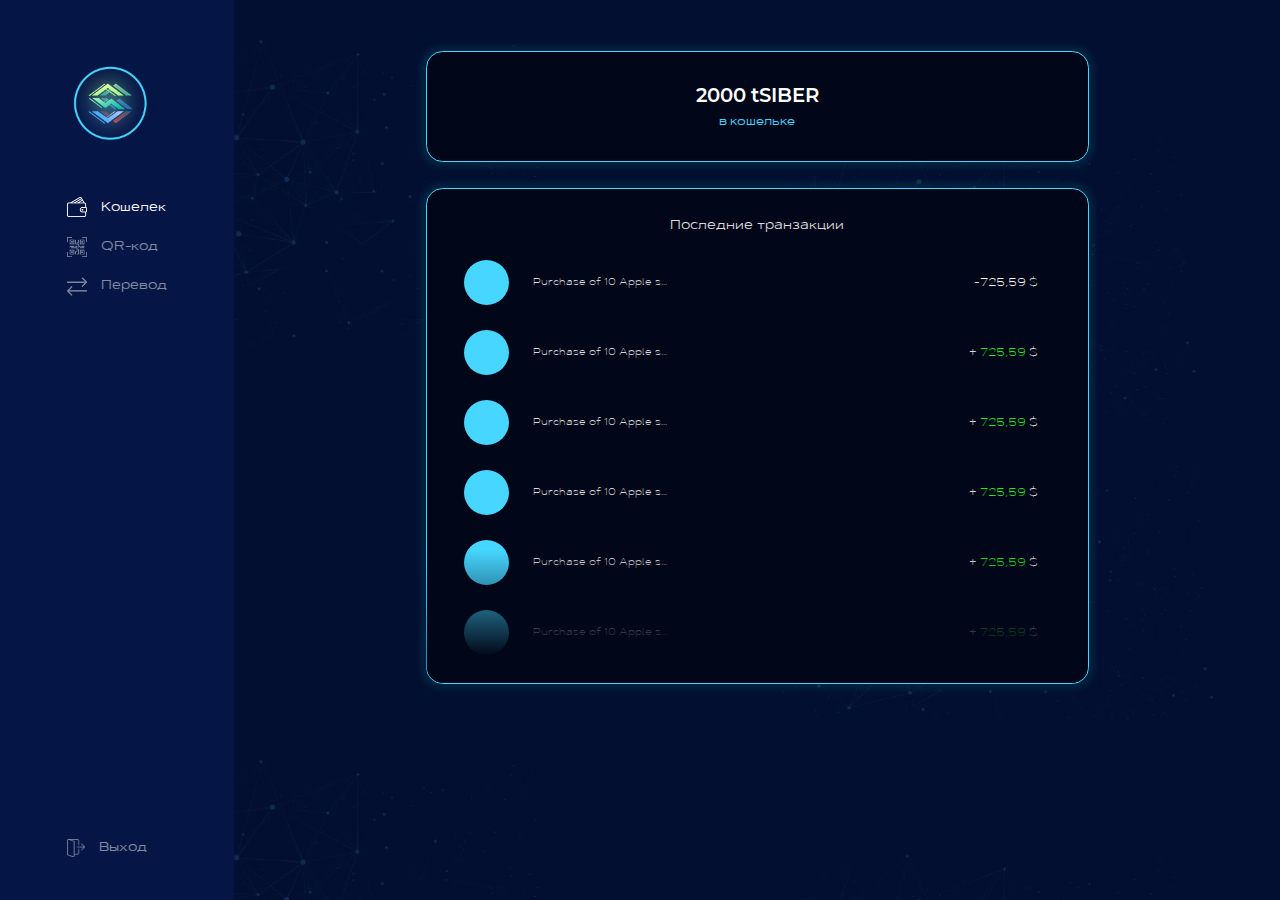
<file: index.html>
<!DOCTYPE html>
<html lang="ru">
<head>
	<title>Создание цифровых деривативов рынка сырьевых товаров</title>
	<meta charset="UTF-8">
	<meta name="format-detection" content="telephone=no">

	<link rel="stylesheet" href="css/style.min.css?v=4">
	<link rel="shortcut icon" href="favicon.ico">
	<!-- <meta name="robots" content="noindex, nofollow"> -->
	<!-- <meta name="viewport" content="width=device-width, initial-scale=1.0, maximum-scale=1.0, user-scalable=0"> -->
	<meta name="viewport" content="width=device-width, initial-scale=1.0">

</head>

<body>
	<div class="wrapper">
		<header class="header">
			<a class="header__logo">
				<img src="img/logo.png" alt="">
			</a>

			<div class="header__list list-header">
				<a href="index.html" class="list-header__item list-header__item-1" style="opacity:1">
					<img src="img/icon/wallet.png" alt="">
					<div class="list-header__text">
						Кошелек
					</div>
				</a>
				<a href="qr.html" class="list-header__item list-header__item-2">
					<img src="img/icon/qr.png" alt="">
					<div class="list-header__text">
						QR-код
					</div>
				</a>
				<a href="transform.html" class="list-header__item list-header__item-3">
					<img src="img/icon/transport.png" alt="">
					<div class="list-header__text">
						Перевод
					</div>
				</a>
			</div>
			<a href="welcome.html" class="header__escape ">
				<img src="img/icon/log-out.png" alt="">
				<div class="header__escape-text">
					Выход
				</div>
			</a>
		</header>
		<main class="page">

			<div class="total">
	<div class="total__title">
		2000 tSIBER
	</div>
	<div class="total__disk">
		в кошельке
	</div>
</div>
			<section class="wallet">
				<div class="wallet__content">
					<div class="wallet__title title">
						Последние транзакции
					</div>
					<div class="wallet__history history-wallet">
						<div class="history-wallet__item">
							<div class="history-wallet__img">

							</div>
							<div class="history-wallet__name">
								Purchase of 10 Apple s...
							</div>
							<div class="history-wallet__price history-wallet__price-down">
								-<span>725,59</span> $
							</div>
						</div>
						<div class="history-wallet__item">
							<div class="history-wallet__img">

							</div>
							<div class="history-wallet__name">
								Purchase of 10 Apple s...
							</div>
							<div class="history-wallet__price ">
								+ <span>725,59</span> $
							</div>
						</div>
						<div class="history-wallet__item">
							<div class="history-wallet__img">

							</div>
							<div class="history-wallet__name">
								Purchase of 10 Apple s...
							</div>
							<div class="history-wallet__price ">
								+ <span>725,59</span> $
							</div>
						</div>
						<div class="history-wallet__item">
							<div class="history-wallet__img">

							</div>
							<div class="history-wallet__name">
								Purchase of 10 Apple s...
							</div>
							<div class="history-wallet__price ">
								+ <span>725,59</span> $
							</div>
						</div>
						<div class="history-wallet__item">
							<div class="history-wallet__img">

							</div>
							<div class="history-wallet__name">
								Purchase of 10 Apple s...
							</div>
							<div class="history-wallet__price ">
								+ <span>725,59</span> $
							</div>
						</div>
						<div class="history-wallet__item">
							<div class="history-wallet__img">

							</div>
							<div class="history-wallet__name">
								Purchase of 10 Apple s...
							</div>
							<div class="history-wallet__price ">
								+ <span>725,59</span> $
							</div>
						</div>
						<div class="history-wallet__item">
							<div class="history-wallet__img">

							</div>
							<div class="history-wallet__name">
								Purchase of 10 Apple s...
							</div>
							<div class="history-wallet__price ">
								+ <span>725,59</span> $
							</div>
						</div>
						<div class="history-wallet__item">
							<div class="history-wallet__img">

							</div>
							<div class="history-wallet__name">
								Purchase of 10 Apple s...
							</div>
							<div class="history-wallet__price ">
								+ <span>725,59</span> $
							</div>
						</div>

					</div>
				</div>
			</section>
		</main>

	</div>
	<!-- ///////////////////////////////////////////////// -->

<div id="ex" class="popup">
	<div class="popup__body">
		<div class="popup__content">
			<a class="popup__close close-popup">X</a>

			<div class="popup__text">

			</div>
		</div>
	</div>
</div>




<!-- ///////////////////////////////////////////////// -->

	
</body>

</html>
</file>
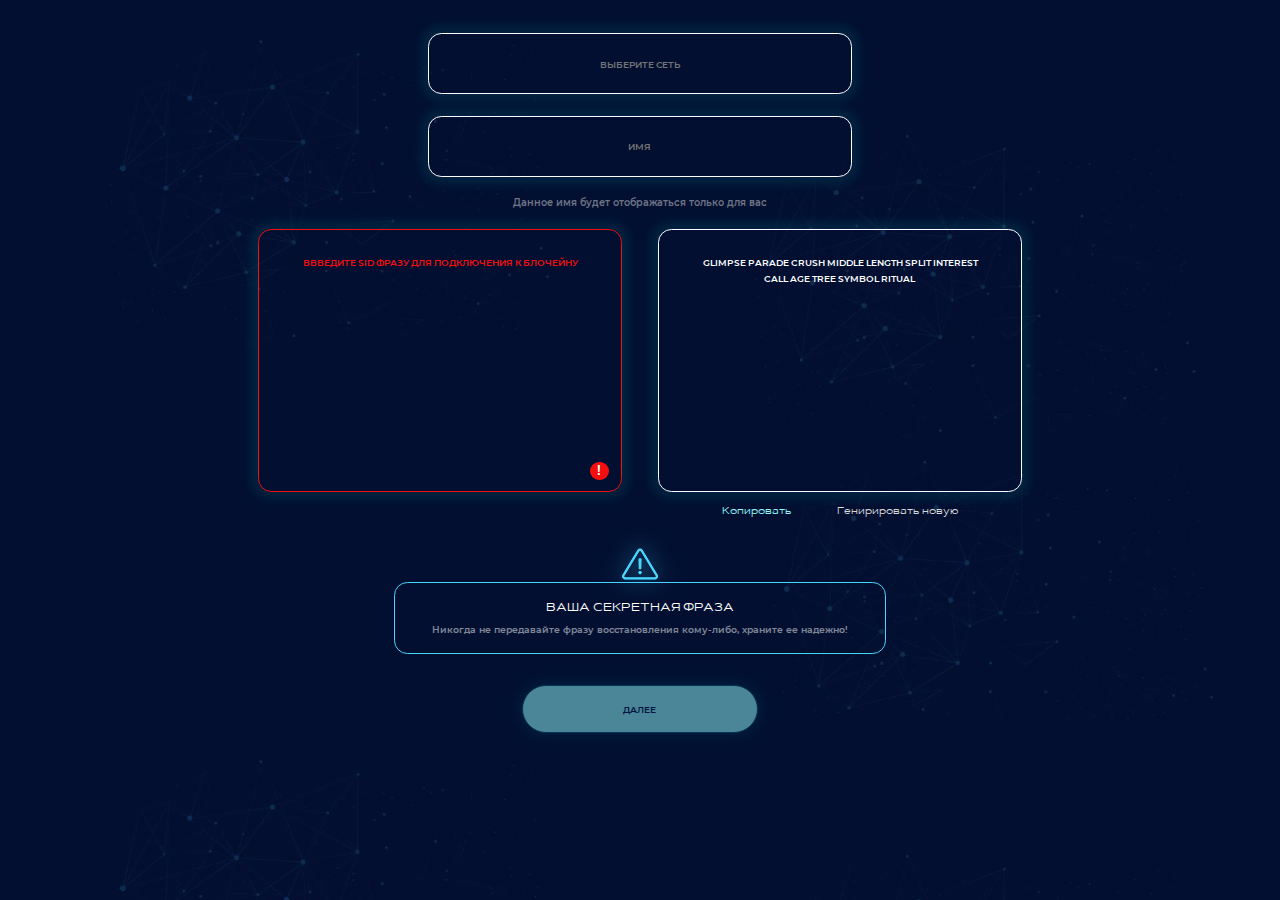
<file: create.html>
<!DOCTYPE html>
<html lang="ru">
<head>
	<title>Создание цифровых деривативов рынка сырьевых товаров</title>
	<meta charset="UTF-8">
	<meta name="format-detection" content="telephone=no">

	<link rel="stylesheet" href="css/style.min.css?v=4">
	<link rel="shortcut icon" href="favicon.ico">
	<!-- <meta name="robots" content="noindex, nofollow"> -->
	<!-- <meta name="viewport" content="width=device-width, initial-scale=1.0, maximum-scale=1.0, user-scalable=0"> -->
	<meta name="viewport" content="width=device-width, initial-scale=1.0">

</head>

<body>
	<div class="wrapper">
		<main class="page page-normal">
			<section class="create">
				<div class="create__content _container">
					<form class="create__form form-create">
						<div class="form-create__item">
							<input type="text" placeholder="выберите сеть">
						</div>
						<div class="form-create__item">
							<input type="text" placeholder="имя">
						</div>
						<div class="form-create__text">
							Данное имя будет отображаться только для вас
						</div>
						<div class="form-create__wrap">
							<div class="form-create__item error">
								<textarea type="text"> ВВВЕДИТЕ SID ФРАЗУ ДЛЯ ПОДКЛЮЧЕНИЯ К БЛОЧЕЙНУ</textarea>
							</div>
							<div class="form-create__item">
								<textarea
									type="text"> glimpse parade crush middle length split interest call age tree symbol ritual</textarea>
								<div class="form-create__item-dop">
									<div class="form-create__item-copy">
										Копировать
									</div>
									<div class="form-create__item-new">
										Генирировать новую
									</div>
								</div>
							</div>
						</div>
						<div class="form-create__secret">
							<img src="img/icon/danger.png" alt="">
							<div class="form-create__secret-title">
								Ваша секретная фраза
							</div>
							<div class="form-create__secret-text">
								Никогда не передавайте фразу восстановления кому-либо, храните ее надежно!
							</div>
						</div>
						<div class="form-create__btn">
							<a href="index.html" type="submit" class="btn btn-l">Далее</a>
						</div>
					</form>
				</div>
			</section>
		</main>


	</div>

	
</body>

</html>
</file>
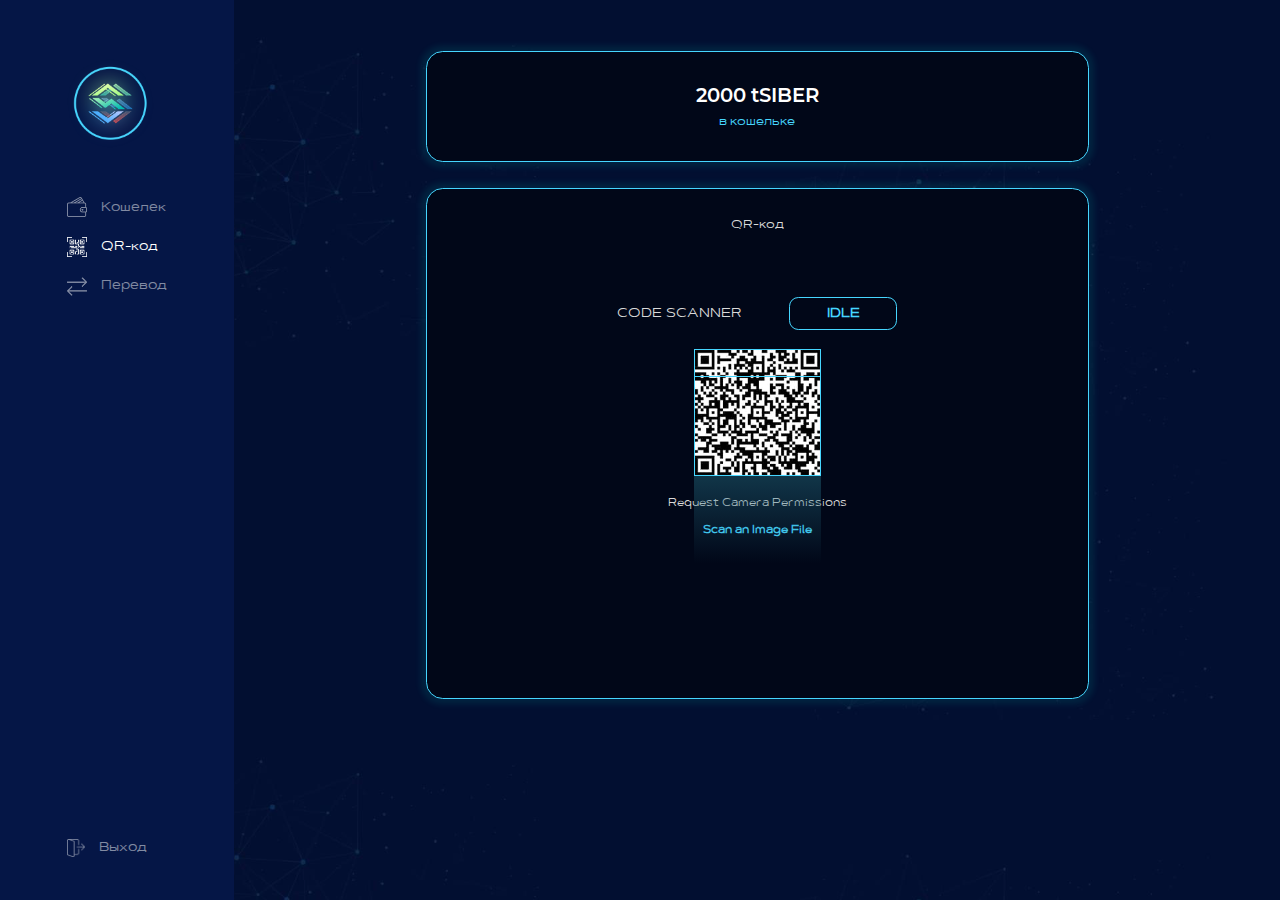
<file: qr.html>
<!DOCTYPE html>
<html lang="ru">
<head>
	<title>Создание цифровых деривативов рынка сырьевых товаров</title>
	<meta charset="UTF-8">
	<meta name="format-detection" content="telephone=no">

	<link rel="stylesheet" href="css/style.min.css?v=4">
	<link rel="shortcut icon" href="favicon.ico">
	<!-- <meta name="robots" content="noindex, nofollow"> -->
	<!-- <meta name="viewport" content="width=device-width, initial-scale=1.0, maximum-scale=1.0, user-scalable=0"> -->
	<meta name="viewport" content="width=device-width, initial-scale=1.0">

</head>

<body>
	<div class="wrapper">
		<header class="header">
			<a class="header__logo">
				<img src="img/logo.png" alt="">
			</a>

			<div class="header__list list-header">
				<a href="index.html" class="list-header__item list-header__item-1">
					<img src="img/icon/wallet.png" alt="">
					<div class="list-header__text">
						Кошелек
					</div>
				</a>
				<a href="qr.html" class="list-header__item list-header__item-2" style="opacity: 1;">
					<img src="img/icon/qr.png" alt="">
					<div class="list-header__text">
						QR-код
					</div>
				</a>
				<a href="transform.html" class="list-header__item list-header__item-3">
					<img src="img/icon/transport.png" alt="">
					<div class="list-header__text">
						Перевод
					</div>
				</a>
			</div>
			<a href="welcome.html" class="header__escape">
				<img src="img/icon/log-out.png" alt="">
				<div class="header__escape-text">
					Выход
				</div>
			</a>
		</header>
		<main class="page">

			<div class="total">
	<div class="total__title">
		2000 tSIBER
	</div>
	<div class="total__disk">
		в кошельке
	</div>
</div>
			<section class="qr">
				<div class="qr__content">
					<div class="qr__title">
						QR-код
					</div>

					<div class="qr__wrap">
						<div class="qr__wrap-item">
							Code Scanner
						</div>
						<div class="qr__wrap-item qr__wrap-item-l">
							idle
						</div>
					</div>
					<div class="qr__img">
						<img src="img/qr.jpg" alt="">
					</div>
					<div class="qr__text">
						Request Camera Permissions
					</div>
					<a href="#" class="qr__link">
						Scan an Image File
					</a>
				</div>
			</section>
		</main>


	</div>

	
</body>

</html>
</file>
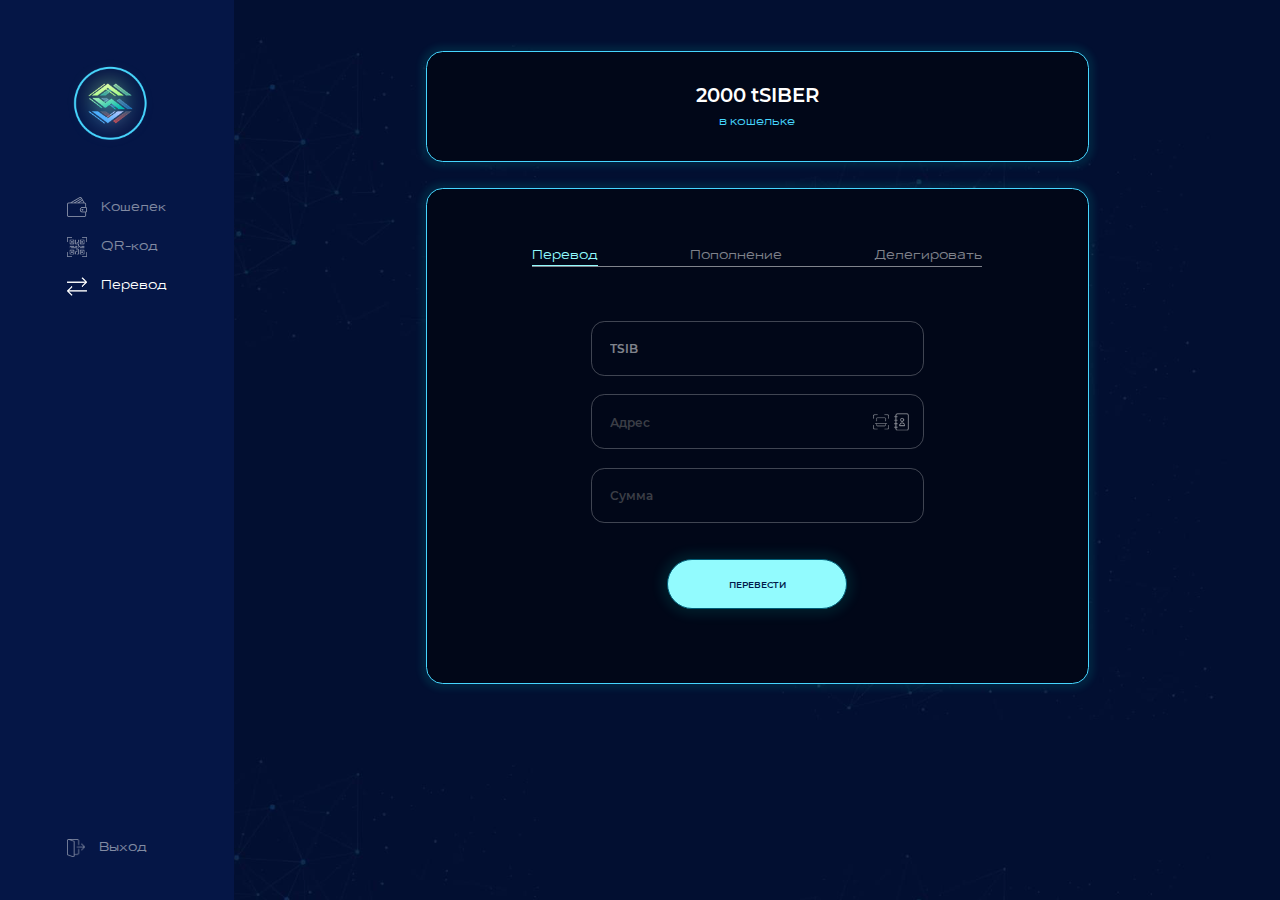
<file: transform.html>
<!DOCTYPE html>
<html lang="ru">
<head>
	<title>Создание цифровых деривативов рынка сырьевых товаров</title>
	<meta charset="UTF-8">
	<meta name="format-detection" content="telephone=no">

	<link rel="stylesheet" href="css/style.min.css?v=4">
	<link rel="shortcut icon" href="favicon.ico">
	<!-- <meta name="robots" content="noindex, nofollow"> -->
	<!-- <meta name="viewport" content="width=device-width, initial-scale=1.0, maximum-scale=1.0, user-scalable=0"> -->
	<meta name="viewport" content="width=device-width, initial-scale=1.0">

</head>

<body>
	<div class="wrapper">
		<header class="header">
			<a class="header__logo">
				<img src="img/logo.png" alt="">
			</a>
			<div class="header__list list-header">
				<a href="index.html" class="list-header__item">
					<img src="img/icon/wallet.png" alt="">
					<div class="list-header__text">
						Кошелек
					</div>
				</a>
				<a href="qr.html" class="list-header__item list-header__item-2">
					<img src="img/icon/qr.png" alt="">
					<div class="list-header__text">
						QR-код
					</div>
				</a>
				<a href="transform.html" class="list-header__item list-header__item-3" style="opacity: 1;">
					<img src="img/icon/transport.png" alt="">
					<div class="list-header__text">
						Перевод
					</div>
				</a>
			</div>
			<a href="welcome.html" class="header__escape">
				<img src="img/icon/log-out.png" alt="">
				<div class="header__escape-text">
					Выход
				</div>
			</a>
		</header>
		<main class="page">

			<div class="total">
	<div class="total__title">
		2000 tSIBER
	</div>
	<div class="total__disk">
		в кошельке
	</div>
</div>
			<section class="transform">
				<div class="transform__content">
					<div class="transform__nav nav-transform">
						<a href="transform.html" class="nav-transform__item active">
							Перевод
						</a>
						<a href="transform2.html" class="nav-transform__item">
							Пополнение
						</a>
						<a href="transform3.html" class="nav-transform__item">
							Делегировать
						</a>
					</div>
					<div class="transform__form form-transform">
						<div class="form-transform__item ">
							<input type="text" value="TSIB">

						</div>
						<div class="form-transform__item form-transform__item-addres">
							<input type="text" placeholder="Адрес">
							<img src="img/icon/adress.png" alt="">
							<img src="img/icon/adress2.png" alt="" class="last">
						</div>
						<div class="form-transform__item">
							<input type="text" placeholder="Сумма">
						</div>
						<div class="form-transform__btn">
							<button class="btn btn-l">перевести</button>
						</div>
					</div>
					<!-- <div class="refill">
						<form action="#" class="refill__form">
							<div class="qr__img">
								<img src="img/qr.jpg" alt="">
							</div>
							<div class="refill__text">
								Ваш tSIBER адрес
							</div>
							<div class="refill__input">
								<input type="text" value="24jdsvnsdb92492r1hkewhfkwf92124">
							</div>
							<a href="#" class="refill__link">
								Поделиться
							</a>
							<div class="form-transform__btn">
								<button class="btn btn-l">перевести</button>
							</div>

						</form>
					</div> -->
					<!-- <div class="delig">
						<form action="" class="delig__form">
							<div class="delig__form-wrap">
								<div class="delig__form-item">
									<input type="radio" name="choose" id="delig" class="delig__form-chek">
									<label for="delig">Делегировать</label>
								</div>
								<div class="delig__form-item">
									<input type="radio" name="choose" id="rasdelig" class="delig__form-chek">
									<label for="rasdelig">Разделегировать</label>
								</div>
							</div>
							<div class="delig__form-input">
								<input type="text" value="TSIB">
							</div>
							<div class="delig__form-input">
								<input type="text" placeholder="Сумма">
							</div>
							<div class="form-transform__btn">
								<button class="btn btn-l">Делегировать</button>
							</div>
						</form>
					</div> -->
				</div>
	</div>
	</section>
	</main>


	</div>

	
</body>

</html>
</file>
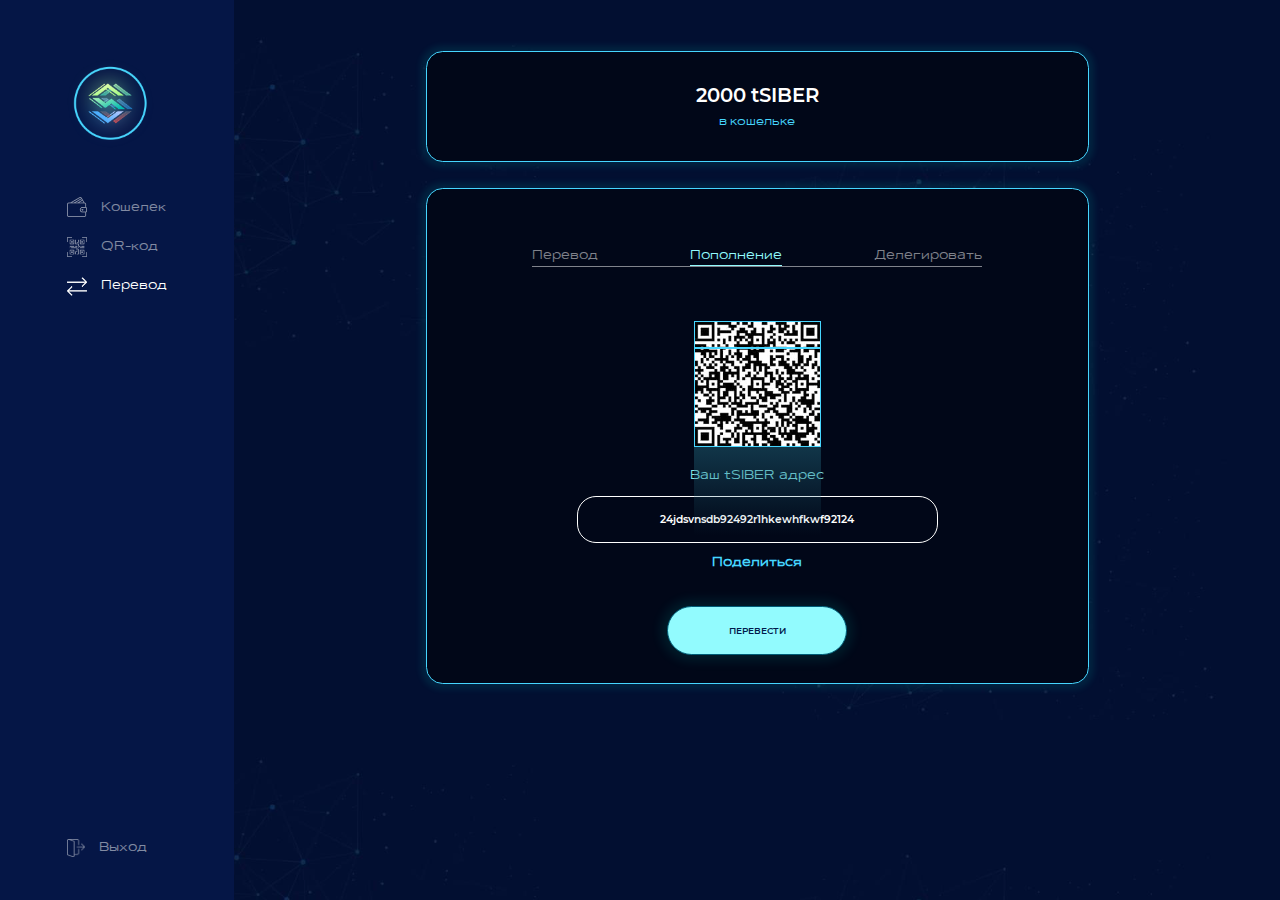
<file: transform2.html>
<!DOCTYPE html>
<html lang="ru">
<head>
	<title>Создание цифровых деривативов рынка сырьевых товаров</title>
	<meta charset="UTF-8">
	<meta name="format-detection" content="telephone=no">

	<link rel="stylesheet" href="css/style.min.css?v=4">
	<link rel="shortcut icon" href="favicon.ico">
	<!-- <meta name="robots" content="noindex, nofollow"> -->
	<!-- <meta name="viewport" content="width=device-width, initial-scale=1.0, maximum-scale=1.0, user-scalable=0"> -->
	<meta name="viewport" content="width=device-width, initial-scale=1.0">

</head>

<body>
	<div class="wrapper">
		<header class="header">
			<a class="header__logo">
				<img src="img/logo.png" alt="">
			</a>
			<div class="header__list list-header">
				<a href="index.html" class="list-header__item">
					<img src="img/icon/wallet.png" alt="">
					<div class="list-header__text">
						Кошелек
					</div>
				</a>
				<a href="qr.html" class="list-header__item list-header__item-2">
					<img src="img/icon/qr.png" alt="">
					<div class="list-header__text">
						QR-код
					</div>
				</a>
				<a href="transform.html" class="list-header__item list-header__item-3" style="opacity: 1;">
					<img src="img/icon/transport.png" alt="">
					<div class="list-header__text">
						Перевод
					</div>
				</a>
			</div>
			<a href="welcome.html" class="header__escape">
				<img src="img/icon/log-out.png" alt="">
				<div class="header__escape-text">
					Выход
				</div>
			</a>
		</header>
		<main class="page">

			<div class="total">
	<div class="total__title">
		2000 tSIBER
	</div>
	<div class="total__disk">
		в кошельке
	</div>
</div>
			<section class="transform">
				<div class="transform__content">
					<div class="transform__nav nav-transform">
						<a href="transform.html" class="nav-transform__item ">
							Перевод
						</a>
						<a href="transform2.html" data-toggle="nav" class="nav-transform__item active">
							Пополнение
						</a>
						<a href="transform3.html" data-toggle="nav" class="nav-transform__item">
							Делегировать
						</a>
					</div>
					<!-- <div class="transform__form form-transform">
						<div class="form-transform__item">
							<input type="text" placeholder="tsib">
						</div>
						<div class="form-transform__item form-transform__item-addres">
							<input type="text" placeholder="Адрес">
							<img src="img/icon/adress.png" alt="">
							<img src="img/icon/adress2.png" alt="" class="last">
						</div>
						<div class="form-transform__item">
							<input type="text" placeholder="Сумма">
						</div>
						<div class="form-transform__btn">
							<button class="btn btn-l">перевести</button>
						</div>
					</div> -->
					<div class="refill">
						<form action="#" class="refill__form">
							<div class="qr__img">
								<img src="img/qr.jpg" alt="">
							</div>
							<div class="refill__text">
								Ваш tSIBER адрес
							</div>
							<div class="refill__input">
								<input type="text" value="24jdsvnsdb92492r1hkewhfkwf92124">
							</div>
							<a href="#" class="refill__link">
								Поделиться
							</a>
							<div class="form-transform__btn">
								<button class="btn btn-l">перевести</button>
							</div>

						</form>
					</div>
					<!-- <div class="delig">
						<form action="" class="delig__form">
							<div class="delig__form-wrap">
								<div class="delig__form-item">
									<input type="radio" name="choose" id="delig" class="delig__form-chek">
									<label for="delig">Делегировать</label>
								</div>
								<div class="delig__form-item">
									<input type="radio" name="choose" id="rasdelig" class="delig__form-chek">
									<label for="rasdelig">Разделегировать</label>
								</div>
							</div>
							<div class="delig__form-input">
								<input type="text" value="TSIB">
							</div>
							<div class="delig__form-input">
								<input type="text" placeholder="Сумма">
							</div>
							<div class="form-transform__btn">
								<button class="btn btn-l">Делегировать</button>
							</div>
						</form>
					</div> -->
				</div>
	</div>
	</section>
	</main>


	</div>

	
</body>

</html>
</file>
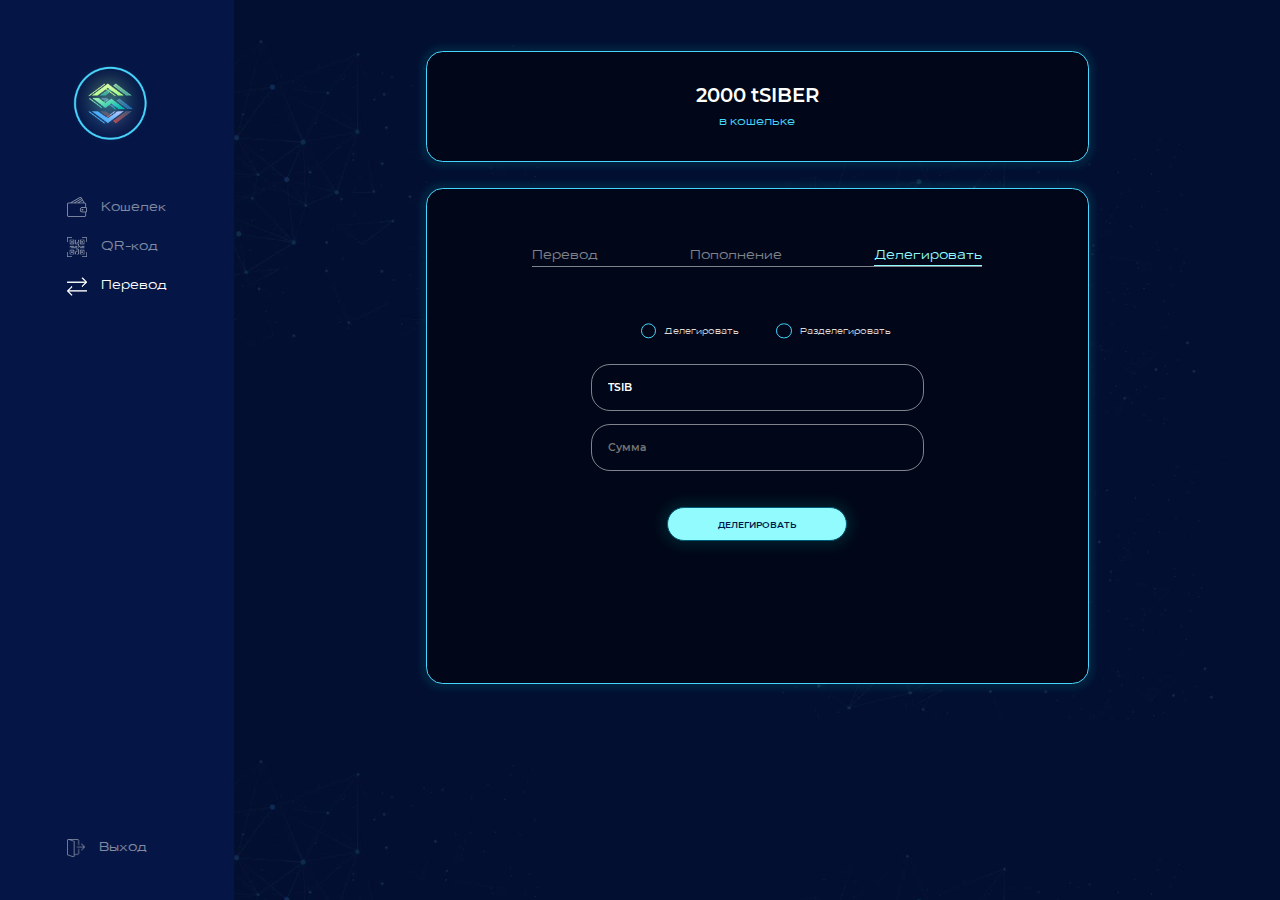
<file: transform3.html>
<!DOCTYPE html>
<html lang="ru">
<head>
	<title>Создание цифровых деривативов рынка сырьевых товаров</title>
	<meta charset="UTF-8">
	<meta name="format-detection" content="telephone=no">

	<link rel="stylesheet" href="css/style.min.css?v=4">
	<link rel="shortcut icon" href="favicon.ico">
	<!-- <meta name="robots" content="noindex, nofollow"> -->
	<!-- <meta name="viewport" content="width=device-width, initial-scale=1.0, maximum-scale=1.0, user-scalable=0"> -->
	<meta name="viewport" content="width=device-width, initial-scale=1.0">

</head>

<body>
	<div class="wrapper">
		<header class="header">
			<a class="header__logo">
				<img src="img/logo.png" alt="">
			</a>
			<div class="header__list list-header">
				<a href="index.html" class="list-header__item">
					<img src="img/icon/wallet.png" alt="">
					<div class="list-header__text">
						Кошелек
					</div>
				</a>
				<a href="qr.html" class="list-header__item list-header__item-2">
					<img src="img/icon/qr.png" alt="">
					<div class="list-header__text">
						QR-код
					</div>
				</a>
				<a href="transform.html" class="list-header__item list-header__item-3" style="opacity: 1;">
					<img src="img/icon/transport.png" alt="">
					<div class="list-header__text">
						Перевод
					</div>
				</a>
			</div>
			<a href="welcome.html" class="header__escape">
				<img src="img/icon/log-out.png" alt="">
				<div class="header__escape-text">
					Выход
				</div>
			</a>
		</header>
		<main class="page">

			<div class="total">
	<div class="total__title">
		2000 tSIBER
	</div>
	<div class="total__disk">
		в кошельке
	</div>
</div>
			<section class="transform">
				<div class="transform__content">
					<div class="transform__nav nav-transform">
						<a href="transform.html" class="nav-transform__item ">
							Перевод
						</a>
						<a href="transform2.html" class="nav-transform__item">
							Пополнение
						</a>
						<a href="transform3.html" class="nav-transform__item active">
							Делегировать
						</a>
					</div>
					<!-- <div class="transform__form form-transform">
						<div class="form-transform__item">
							<input type="text" placeholder="tsib">
						</div>
						<div class="form-transform__item form-transform__item-addres">
							<input type="text" placeholder="Адрес">
							<img src="img/icon/adress.png" alt="">
							<img src="img/icon/adress2.png" alt="" class="last">
						</div>
						<div class="form-transform__item">
							<input type="text" placeholder="Сумма">
						</div>
						<div class="form-transform__btn">
							<button class="btn btn-l">перевести</button>
						</div>
					</div> -->
					<!-- <div class="refill">
						<form action="#" class="refill__form">
							<div class="qr__img">
								<img src="img/qr.jpg" alt="">
							</div>
							<div class="refill__text">
								Ваш tSIBER адрес
							</div>
							<div class="refill__input">
								<input type="text" value="24jdsvnsdb92492r1hkewhfkwf92124">
							</div>
							<a href="#" class="refill__link">
								Поделиться
							</a>
							<div class="form-transform__btn">
								<button class="btn btn-l">перевести</button>
							</div>

						</form>
					</div> -->
					<div class="delig">
						<form action="" class="delig__form">
							<div class="delig__form-wrap">
								<div class="delig__form-item">
									<input type="radio" name="choose" id="delig" class="delig__form-chek">
									<label for="delig">Делегировать</label>
								</div>
								<div class="delig__form-item">
									<input type="radio" name="choose" id="rasdelig" class="delig__form-chek">
									<label for="rasdelig">Разделегировать</label>
								</div>
							</div>
							<div class="delig__form-input ">
								<input type="text" value="TSIB">

							</div>
							<div class="delig__form-input">
								<input type="text" placeholder="Сумма">
							</div>
							<div class="form-transform__btn">
								<button class="btn btn-l">Делегировать</button>
							</div>
						</form>
					</div>
				</div>
	</div>
	</section>
	</main>


	</div>

	
</body>

</html>
</file>
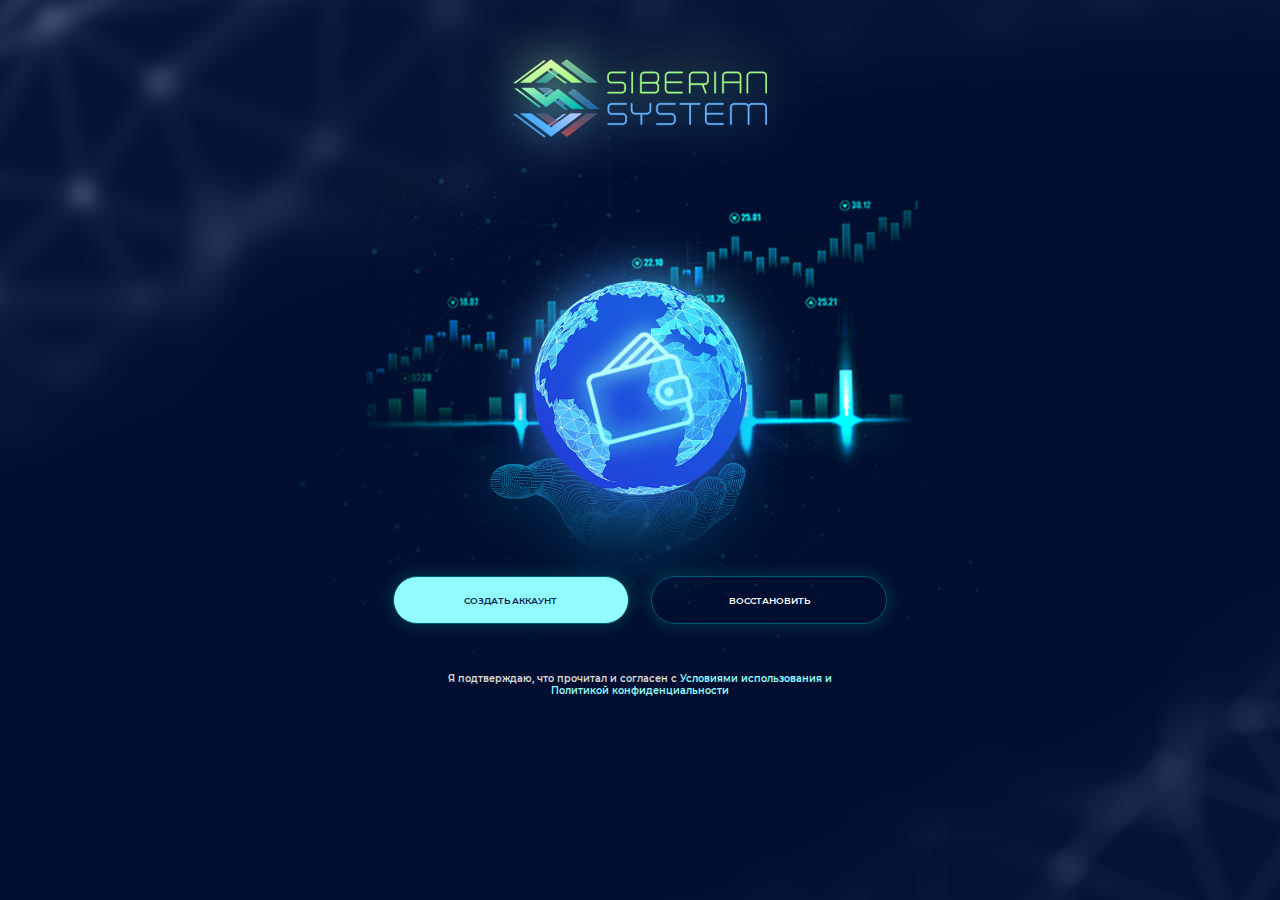
<file: welcome.html>
<!DOCTYPE html>
<html lang="ru">
<head>
	<title>Создание цифровых деривативов рынка сырьевых товаров</title>
	<meta charset="UTF-8">
	<meta name="format-detection" content="telephone=no">

	<link rel="stylesheet" href="css/style.min.css?v=4">
	<link rel="shortcut icon" href="favicon.ico">
	<!-- <meta name="robots" content="noindex, nofollow"> -->
	<!-- <meta name="viewport" content="width=device-width, initial-scale=1.0, maximum-scale=1.0, user-scalable=0"> -->
	<meta name="viewport" content="width=device-width, initial-scale=1.0">

</head>

<body>
	<div class="wrapper">

		<main class="page page-normal">
			<section class="welcome">
				<div class="welcome__content _container">
					<div class="welcome__logo">
						<img src="img/welcome/logo.png" alt="">
					</div>
					<div class="welcome__wrap wrap-welcome">
						<div class="wrap-welcome__btn">
							<a href="create.html" class="btn btn-l">
								создать аккаунт
							</a>
						</div>
						<div class="wrap-welcome__btn">
							<a href="create.html" class="btn">
								Восстановить
							</a>
						</div>
					</div>
					<div class="welcome__disk">
						Я подтверждаю, что прочитал и согласен с <a href="#">
							Условиями использования и
							Политикой конфиденциальности
						</a>
					</div>
					<div class="welcome__img">
						<img src="img/welcome/planet.png" alt="">
					</div>
					<div class="welcome__hand">
						<img src="img/welcome/hand.png" alt="">
					</div>
					<div class="welcome__bg bg">
						<img src="img/welcome/bg.jpg" alt="">
					</div>
				</div>
			</section>
		</main>


	</div>

	
</body>

</html>
</file>
<file: css/style.min.css>
@font-face{font-family:Artegra;font-display:swap;src:url(../fonts/ArtegraSansExExtraLight.woff) format("woff"),url(../fonts/ArtegraSansExExtraLight.woff2) format("woff2");font-weight:300;font-style:normal}@font-face{font-family:Artegra;font-display:swap;src:url(../fonts/ArtegraSansExRegular.woff) format("woff"),url(../fonts/ArtegraSansExRegular.woff2) format("woff2");font-weight:400;font-style:normal}@font-face{font-family:Montserrat;font-display:swap;src:url(../fonts/Montserrat-SemiBold.woff) format("woff"),url(../fonts/Montserrat-SemiBold.woff2) format("woff2");font-weight:600;font-style:normal}*{padding:0;margin:0;border:0}*,:after,:before{-webkit-box-sizing:border-box;box-sizing:border-box}:active,:focus{outline:0}a:active,a:focus{outline:0}aside,footer,header,nav,section{display:block}body,html{height:100%;min-width:320px}body{line-height:1;font-family:Montserrat;-ms-text-size-adjust:100%;-moz-text-size-adjust:100%;-webkit-text-size-adjust:100%}button,input,textarea{font-family:Montserrat}input::-ms-clear{display:none}button{cursor:pointer}button::-moz-focus-inner{padding:0;border:0}a,a:visited{text-decoration:none}a:hover{text-decoration:none}ul li{list-style:none}img{vertical-align:top}h1,h2,h3,h4,h5,h6{font-weight:inherit;font-size:inherit}html{font-size:.52083vw}body{color:#000;font-size:2rem;background-image:url(../img/bg.jpg);background-size:contain}body.lock{overflow:hidden}.wrapper{width:100%;min-height:100%;overflow:hidden;display:-webkit-box;display:-ms-flexbox;display:flex;-webkit-box-orient:vertical;-webkit-box-direction:normal;-ms-flex-direction:column;flex-direction:column;position:relative}._container{max-width:120rem;margin:0 auto;position:relative}.popup{position:fixed;width:100%;height:100%;background-color:rgba(0,0,0,.8);top:0;left:0;opacity:0;visibility:hidden;overflow-y:auto;overflow-x:hidden;-webkit-transition:all .3s ease 0s;-o-transition:all .3s ease 0s;transition:all .3s ease 0s;z-index:100}.popup.open{opacity:1;visibility:visible}.popup__body{min-height:100%;display:-webkit-box;display:-ms-flexbox;display:flex;-webkit-box-align:center;-ms-flex-align:center;align-items:center;-webkit-box-pack:center;-ms-flex-pack:center;justify-content:center;padding:30px 10px;-webkit-transition:all .8s ease 0s;-o-transition:all .8s ease 0s;transition:all .8s ease 0s}.popup__content{border-radius:15px;max-width:100%;padding:14rem 4rem;position:relative;-webkit-transition:all .8s ease 0s;-o-transition:all .8s ease 0s;transition:all .8s ease 0s;border-radius:4rem}.popup__close{position:absolute;right:30px;top:30px;font-size:20px;color:#fff;text-decoration:none;z-index:10;cursor:pointer}.popup__text{position:relative;z-index:10}.title{font-family:Artegra}.btn{text-align:center;text-transform:uppercase;display:inline-block;font-size:1.35rem;font-weight:600;padding:2.8rem 0 2.7rem;color:#fff;border-radius:33.5px;-webkit-box-shadow:0 0 11.9px 6.1px rgba(0,255,234,.09);box-shadow:0 0 11.9px 6.1px rgba(0,255,234,.09);-webkit-transition:all .3s ease 0s;-o-transition:all .3s ease 0s;transition:all .3s ease 0s;border:solid .25rem #005c76}.btn:hover{opacity:.8}.btn-l{background:#92fbfe;color:#001a4b;border:solid .25rem #005c76}.btn-l:hover{color:#0f99d8}.bg{position:absolute;left:50%;top:0;-webkit-transform:translate(-50%,0);-ms-transform:translate(-50%,0);transform:translate(-50%,0);z-index:-100}.bg img{width:1920px}.total{border-radius:2.5rem;-webkit-box-shadow:0 0 1.19rem .61rem rgba(0,255,234,.09);box-shadow:0 0 1.19rem .61rem rgba(0,255,234,.09);border:solid .1rem #46d6ff;min-width:99.4rem;padding:5rem 0 5rem 0;display:-webkit-box;display:-ms-flexbox;display:flex;-webkit-box-orient:vertical;-webkit-box-direction:normal;-ms-flex-direction:column;flex-direction:column;-webkit-box-pack:center;-ms-flex-pack:center;justify-content:center;-webkit-box-align:center;-ms-flex-align:center;align-items:center;margin:0 0 3.8rem 0;background-color:#010718}.total__title{text-align:center;font-size:2.95rem;color:#fff;margin:0 0 1.6rem 0}.total__disk{font-family:Artegra;font-size:1.8rem;color:#46d6ff}.header{background-color:#051646;position:absolute;left:0;height:100vh;display:-webkit-box;display:-ms-flexbox;display:flex;-webkit-box-orient:vertical;-webkit-box-direction:normal;-ms-flex-direction:column;flex-direction:column;padding:8.8rem 10rem 6.5rem 10rem}.header__logo{display:block;margin:0 0 7.4rem 0}.header__logo img{max-width:13.1rem}.header__list{-webkit-box-flex:1;-ms-flex-positive:1;flex-grow:1}.header__escape{font-family:Artegra;display:-webkit-box;display:-ms-flexbox;display:flex;-webkit-box-align:center;-ms-flex-align:center;align-items:center;color:#fff;opacity:.5;-webkit-transition:all .3s ease 0s;-o-transition:all .3s ease 0s;transition:all .3s ease 0s;cursor:pointer}.header__escape:hover{opacity:1}.header__escape img{max-width:2.7rem;margin:0 2.1rem 0 0}.list-header__item{font-family:Artegra;display:-webkit-box;display:-ms-flexbox;display:flex;-webkit-box-align:center;-ms-flex-align:center;align-items:center;color:#fff;margin:0 0 3rem 0;opacity:.5;-webkit-transition:all .3s ease 0s;-o-transition:all .3s ease 0s;transition:all .3s ease 0s;cursor:pointer}.list-header__item:hover{opacity:1}.list-header__item img{max-width:3rem;margin:0 2.2rem 0 0}.page{padding:7.7rem 0 0 35.2rem;text-align:center;display:-webkit-box;display:-ms-flexbox;display:flex;-webkit-box-orient:vertical;-webkit-box-direction:normal;-ms-flex-direction:column;flex-direction:column;-webkit-box-align:center;-ms-flex-align:center;align-items:center}.page-normal{padding:0;display:block;-webkit-box-flex:1;-ms-flex:1 1 auto;flex:1 1 auto}.welcome__content{padding:0 0 3rem 0}.welcome__logo{text-align:center;margin:0 0 57rem 0}.welcome__logo img{max-width:53.7rem}.welcome__wrap{display:-webkit-box;display:-ms-flexbox;display:flex;-webkit-box-pack:justify;-ms-flex-pack:justify;justify-content:space-between;margin:0 auto 7.4rem;max-width:74.2rem;position:relative;z-index:10}.welcome__disk{font-size:1.45rem;line-height:1.2;color:#dadada;max-width:59.6rem;margin:0 auto;text-align:center}.welcome__disk a{color:#92fbfe}.welcome__img{position:absolute;left:50%;top:55%;-webkit-transform:translate(-50%,-50%);-ms-transform:translate(-50%,-50%);transform:translate(-50%,-50%)}.welcome__img img{max-width:105.3rem}.welcome__hand{position:absolute;top:71%;left:48%;-webkit-transform:translate(-50%,-50%);-ms-transform:translate(-50%,-50%);transform:translate(-50%,-50%);z-index:-1}.welcome__hand img{max-width:58.1rem}.welcome__bg{top:0}.wrap-welcome__btn a{width:35.4rem}.wallet__content{padding:4.5rem 5.5rem 3rem;background-color:#010718;border-radius:2.5rem;-webkit-box-shadow:0 0 1.19rem .61rem rgba(0,255,234,.09);box-shadow:0 0 1.19rem .61rem rgba(0,255,234,.09);border:solid .1rem #46d6ff;color:#dadada;min-width:99.4rem;height:74.5rem;position:relative}.wallet__content::after{content:"";position:absolute;left:50%;bottom:0;-webkit-transform:translate(-50%,0);-ms-transform:translate(-50%,0);transform:translate(-50%,0);width:100%;height:20rem;background:-webkit-gradient(linear,left top,left bottom,from(rgba(0,0,0,0)),color-stop(80%,#010718));background:-o-linear-gradient(top,rgba(0,0,0,0) 0,#010718 80%);background:linear-gradient(180deg,rgba(0,0,0,0) 0,#010718 80%);border-radius:0 0 2.5rem 2.5rem}.wallet__title{margin:0 0 4.2rem 0}.wallet__history{overflow-y:scroll;max-height:60rem;padding:0 2rem 0 0;position:relative}.wallet__history::-webkit-scrollbar{width:.3rem;background-color:rgba(255,255,255,.2)}.wallet__history::-webkit-scrollbar-thumb{background-color:#46d6ff}.history-wallet__item{display:-webkit-box;display:-ms-flexbox;display:flex;-webkit-box-align:center;-ms-flex-align:center;align-items:center;margin:0 0 3.7rem 0;font-family:Artegra;font-weight:300;cursor:pointer;-webkit-transition:all .3s ease 0s;-o-transition:all .3s ease 0s;transition:all .3s ease 0s}.history-wallet__item:hover{opacity:.5}.history-wallet__img{width:6.8rem;height:6.8rem;border-radius:50%;background-color:#46d6ff;margin:0 3.6rem 0 0}.history-wallet__name{-webkit-box-flex:1;-ms-flex-positive:1;flex-grow:1;text-align:left;font-size:1.45rem}.history-wallet__price{font-size:1.8rem}.history-wallet__price span{color:#1eea23}.history-wallet__price-down span{color:#fff}.qr__content{padding:4.5rem 5.5rem 24.2rem;background-color:#010718;border-radius:2.5rem;-webkit-box-shadow:0 0 1.19rem .61rem rgba(0,255,234,.09);box-shadow:0 0 1.19rem .61rem rgba(0,255,234,.09);border:solid .1rem #46d6ff;color:#dadada;min-width:99.4rem;font-family:Artegra}.qr__title{font-size:1.8rem;margin:0 0 10rem 0}.qr__wrap{display:-webkit-box;display:-ms-flexbox;display:flex;-webkit-box-align:center;-ms-flex-align:center;align-items:center;-webkit-box-pack:justify;-ms-flex-pack:justify;justify-content:space-between;max-width:42rem;margin:0 auto 2.9rem}.qr__wrap-item{text-transform:uppercase}.qr__wrap-item-l{padding:1.3rem 5.5rem;border-radius:1.4rem;color:#46d6ff;border:solid .1rem #46d6ff;font-weight:600}.qr__img{display:inline-block;margin:0 0 3.3rem 0;position:relative}.qr__img img{max-width:19rem;border:.2rem solid #46d6ff;position:relative}.qr__img::after{content:"";position:absolute;top:4rem;left:0;width:100%;height:.2rem;background:#46d6ff}.qr__img::before{content:"";position:absolute;top:4rem;left:0;width:100%;height:28.1rem;opacity:.5;background:-webkit-gradient(linear,left top,left bottom,from(rgba(0,0,0,0)),color-stop(50%,#236b80),to(rgba(255,255,255,0)));background:-o-linear-gradient(top,rgba(0,0,0,0) 0,#236b80 50%,rgba(255,255,255,0) 100%);background:linear-gradient(180deg,rgba(0,0,0,0) 0,#236b80 50%,rgba(255,255,255,0) 100%)}.qr__text{font-size:1.65rem;margin:0 0 2.1rem 0}.qr__link{font-size:1.65rem;color:#46d6ff;font-weight:600}.qr__link:hover{text-decoration:underline}.transform__content{padding:9rem 15.8rem 3rem;background-color:#010718;border-radius:2.5rem;-webkit-box-shadow:0 0 1.19rem .61rem rgba(0,255,234,.09);box-shadow:0 0 1.19rem .61rem rgba(0,255,234,.09);border:solid .1rem #46d6ff;color:#dadada;min-width:99.4rem;height:74.5rem;font-family:Artegra}.transform__nav{display:-webkit-box;display:-ms-flexbox;display:flex;-webkit-box-pack:justify;-ms-flex-pack:justify;justify-content:space-between;border-bottom:solid .1rem rgba(255,255,255,.5);margin:0 0 8rem 0}.nav-transform__item{color:rgba(255,255,255,.5);padding:0 0 .5rem 0;cursor:pointer}.nav-transform__item.active{color:#92fbfe;border-bottom:solid .1rem #92fbfe}.form-transform__item{max-width:50rem;margin:0 auto 2.8rem}.form-transform__item input{opacity:.5;border-radius:2rem;border:solid .1rem rgba(255,255,255,.5);background:0 0;font-size:1.8rem;padding:2.9rem 0 2.8rem 2.8rem;width:100%;color:#fff}.form-transform__item-addres{position:relative}.form-transform__item-addres img{position:absolute;top:50%;-webkit-transform:translate(0,-50%);-ms-transform:translate(0,-50%);transform:translate(0,-50%);max-width:2.3rem;right:5.3rem;opacity:.5}.form-transform__item-addres img.last{right:2.2rem}.form-transform__item-addres input:focus{color:#fff}.form-transform__btn{max-width:27rem;margin:5.4rem auto 0}.form-transform__btn button{width:100%}.refill__form{font-family:Artegra}.refill__text{color:#84e5e8;margin:0 0 2rem 0}.refill__input{margin:0 0 2rem 0}.refill__input input{text-align:center;width:100%;padding:2.4rem 0 2.4rem 0;font-size:1.6rem;background:0 0;color:#fff;border-radius:2.85rem;border:solid .1rem #fff;max-width:54.2rem}.refill__link{font-weight:600;color:#46d6ff;-webkit-transition:all .3s ease 0s;-o-transition:all .3s ease 0s;transition:all .3s ease 0s}.refill__link:hover{opacity:.8}.delig__form-wrap{display:-webkit-box;display:-ms-flexbox;display:flex;-webkit-box-pack:justify;-ms-flex-pack:justify;justify-content:space-between;max-width:40rem;margin:0 auto 4rem}.delig__form-item input{opacity:0}.delig__form-item input:checked+label::before{content:"";background-color:#46d6ff;position:absolute;left:.7rem;top:50%;-webkit-transform:translate(0,-50%);-ms-transform:translate(0,-50%);transform:translate(0,-50%);width:1rem;height:1rem;border-radius:50%}.delig__form-item label{position:relative;font-size:1.4rem;padding:0 0 0 3.5rem;cursor:pointer}.delig__form-item label::after{content:"";position:absolute;left:0;top:50%;-webkit-transform:translate(0,-50%);-ms-transform:translate(0,-50%);transform:translate(0,-50%);width:2rem;height:2rem;border-radius:50%;border:.1rem solid #46d6ff;padding:1rem;cursor:pointer}.delig__form-input{margin:0 0 2rem 0}.delig__form-input input{width:100%;padding:2.4rem 0 2.4rem 2.4rem;font-size:1.6rem;background:0 0;color:#fff;border-radius:2.85rem;border:solid .1rem rgba(255,255,255,.5);max-width:50rem}.delig button{padding:1.6rem 0 1.6rem 0}.create__content{padding:5rem 0 4.5rem 0}.form-create__item{margin:0 auto 3.2rem;max-width:63.5rem;position:relative}.form-create__item.error input,.form-create__item.error textarea{border:solid .25rem #f40e0e;color:#f40e0e;position:relative}.form-create__item.error:before{display:-webkit-box;display:-ms-flexbox;display:flex;-webkit-box-align:center;-ms-flex-align:center;align-items:center;-webkit-box-pack:center;-ms-flex-pack:center;justify-content:center;content:"!";color:#fff;position:absolute;right:2rem;bottom:5.5rem;width:2.8rem;height:2.8rem;border-radius:50%;background:#f40e0e}.form-create__item input{-webkit-box-shadow:0 0 11.9px 6.1px rgba(0,255,234,.09);box-shadow:0 0 11.9px 6.1px rgba(0,255,234,.09);border-radius:2rem;border:solid .25rem #fff;background:0 0;font-size:1.35rem;padding:3.7rem 0 3.5rem 0;width:100%;color:#fff;text-align:center;text-transform:uppercase}.form-create__item textarea{-webkit-box-shadow:0 0 11.9px 6.1px rgba(0,255,234,.09);box-shadow:0 0 11.9px 6.1px rgba(0,255,234,.09);border-radius:2rem;border:solid .25rem #fff;background:0 0;resize:none;font-size:1.35rem;line-height:1.81;padding:3.7rem 5rem 3.5rem;width:54.6rem;height:39.5rem;color:#fff;text-align:center;text-transform:uppercase;position:relative}.form-create__item textarea::-webkit-input-placeholder{color:rgba(255,255,255,.5)}.form-create__item textarea::-moz-placeholder{color:rgba(255,255,255,.5)}.form-create__item textarea:-ms-input-placeholder{color:rgba(255,255,255,.5)}.form-create__item textarea::-ms-input-placeholder{color:rgba(255,255,255,.5)}.form-create__item textarea::placeholder{color:rgba(255,255,255,.5)}.form-create__item-dop{font-family:Artegra;display:-webkit-box;display:-ms-flexbox;display:flex;-webkit-box-pack:justify;-ms-flex-pack:justify;justify-content:space-between;max-width:35.5rem;margin:1.9rem auto 0;font-size:1.45rem;color:#dadada}.form-create__item-copy{color:#92fbfe;cursor:pointer;-webkit-transition:all .3s ease 0s;-o-transition:all .3s ease 0s;transition:all .3s ease 0s}.form-create__item-copy:hover{opacity:.8}.form-create__item-new{cursor:pointer;-webkit-transition:all .3s ease 0s;-o-transition:all .3s ease 0s;transition:all .3s ease 0s}.form-create__item-new:hover{opacity:.8}.form-create__text{text-align:center;font-size:1.45rem;color:rgba(218,218,218,.5);margin:0 0 3.2rem 0}.form-create__wrap{display:-webkit-box;display:-ms-flexbox;display:flex;-webkit-box-pack:justify;-ms-flex-pack:justify;justify-content:space-between;margin:0 0 6.5rem 0}.form-create__secret{position:relative;padding:2.9rem 3.3rem;border-radius:2rem;border:solid .2rem #46d6ff;max-width:73.8rem;margin:0 auto 4.6rem}.form-create__secret img{position:absolute;left:50%;top:-70%;-webkit-transform:translate(-50%,0);-ms-transform:translate(-50%,0);transform:translate(-50%,0)}.form-create__secret-title{text-transform:uppercase;color:#fff;font-family:Artegra;font-size:1.8rem;margin:0 0 1.6rem 0}.form-create__secret-text{font-size:1.4rem;color:rgba(255,255,255,.5)}.form-create__btn{max-width:35.4rem;margin:0 auto;opacity:.5}.form-create__btn a,.form-create__btn button{width:100%}@media (min-width:1920px){html{font-size:10px}}@media (max-width:467.98px){html{font-size:2.08333vw}body{background-image:url(../img/bg-m.jpg)}.popup__close{font-size:30px;top:20px;right:auto;left:50%;-webkit-transform:translate(-50%,0);-ms-transform:translate(-50%,0);transform:translate(-50%,0)}.btn{font-size:2.45rem}.total{margin:0 0 2.3rem 0;min-width:auto;width:100%;padding:3.7rem 0 3.8rem 0}.header{padding:0 4.3rem 2.6rem;height:auto;bottom:0;left:50%;-webkit-transform:translate(-50%,0);-ms-transform:translate(-50%,0);transform:translate(-50%,0);width:100%;-webkit-box-orient:horizontal;-webkit-box-direction:normal;-ms-flex-direction:row;flex-direction:row}.header::after{content:"";position:absolute;left:50%;bottom:-165%;-webkit-transform:translate(-50%,0);-ms-transform:translate(-50%,0);transform:translate(-50%,0);background-color:#051646;width:100rem;height:24rem;border-radius:50%;z-index:-10}.header__logo{position:absolute;top:-140%;left:50%;-webkit-transform:translate(-50%,0);-ms-transform:translate(-50%,0);transform:translate(-50%,0);z-index:10}.header__logo img{max-width:10rem}.header__list{display:-webkit-box;display:-ms-flexbox;display:flex}.header__escape img{max-width:5rem;margin:0}.header__escape-text{display:none}.list-header__item{margin:0}.list-header__item img{max-width:5rem;margin:0 7.2rem 0 0}.list-header__text{display:none}.page{padding:3.2rem 2.4rem 2rem 2.4rem}.page-normal{padding:0}.welcome__content{padding:2.5rem 6.3rem 4.2rem}.welcome__logo{margin:0 0 32rem 0}.welcome__logo img{max-width:38rem}.welcome__wrap{-webkit-box-orient:vertical;-webkit-box-direction:normal;-ms-flex-direction:column;flex-direction:column;margin:0 auto 5.5rem}.welcome__disk{max-width:31.4rem;line-height:1.3}.welcome__img{top:45%}.welcome__img img{max-width:60.3rem}.welcome__hand{display:none}.welcome__bg{display:none}.wrap-welcome__btn a{font-size:1.35rem;padding:2.3rem 0}.wrap-welcome__btn{margin:0 0 2rem 0}.wrap-welcome__btn:last-child{margin:0}.wallet{width:100%}.wallet__content::after{height:10rem}.wallet__content{min-width:auto;width:100%;padding:2.5rem 3.5rem 2rem;max-height:46rem}.wallet__title{font-size:2rem;margin:0 0 2.6rem 0}.wallet__history{max-height:34rem}.history-wallet__item{padding:0 0 1.6rem 0;margin:0 0 1.6rem 0;border-bottom:solid .1rem rgba(255,255,255,.2)}.history-wallet__item:last-child{border-bottom:none}.history-wallet__img{width:5.8rem;height:5.8rem;margin:0 1.7rem 0 0}.history-wallet__name{font-size:1.35rem}.history-wallet__price{font-size:1.35rem}.qr{width:100%}.qr__content{padding:2.5rem 4.5rem 5.5rem;min-width:auto;width:100%;max-height:46rem}.qr__title{margin:0 0 5.6rem 0}.qr__wrap{font-size:1.8rem}.qr__wrap-item-l{font-size:1.4rem;padding:1.2rem 4.9rem}.qr__img img{max-width:17rem}.qr__img{margin:0 0 3rem 0}.qr__text{font-size:1.45rem;margin:0 0 1.8rem 0}.qr__link{font-size:1.45rem}.transform{width:100%}.transform__content{min-width:auto;width:100%;padding:3rem 2.5rem 6rem;height:46rem}.transform__nav{margin:0 0 3.5rem 0}.nav-transform__item{font-size:1.5rem}.form-transform__item input{font-size:1.1rem;padding:1.8rem 0 1.8rem 1.7rem}.form-transform__item{max-width:30.3rem}.form-transform__item-addres img.last{right:1.4rem}.form-transform__item-addres img{max-height:1.4rem;right:3.2rem}.form-transform__btn button{font-size:1.25rem;padding:1.8rem 0}.form-transform__btn{max-width:24.6rem;margin:2.7rem auto 0}.refill__text{font-size:1.2rem;margin:0 0 .5rem 0}.refill__input input{font-size:1rem;max-width:33rem;padding:1.4rem 0 1.4rem 0}.refill__input{margin:0 0 .9rem 0}.refill__link{font-size:1.2rem}.refill .qr__img:before{height:14.1rem}.refill .qr__img img{max-width:11.7rem}.delig__form-wrap{max-width:35rem}.delig__form-item input:checked+label::before{left:.6rem;width:1rem;height:1rem}.delig__form-item label{font-size:1.2rem}.delig__form-item label::after{width:1rem;height:1rem}.delig__form-input input{font-size:1.2rem;padding:1.4rem 0 1.4rem 2.4rem;max-width:30rem}.create__content{padding:5.7rem 6.4rem 4.5rem}.form-create__item.error:before{right:1.5rem;bottom:2rem}.form-create__item{max-width:100%;width:100%;margin:0 auto 2.9rem}.form-create__item input{border-radius:.5rem;padding:2.9rem 0 2.9rem 0}.form-create__item textarea{width:100%;height:22rem;border-radius:.5rem}.form-create__text{max-width:27.2rem;margin:0 auto 3.4rem}.form-create__wrap{-ms-flex-wrap:wrap;flex-wrap:wrap}.form-create__secret img{top:-55%}.form-create__secret{border-radius:.5rem}.form-create__secret-title{font-size:1.6rem}.form-create__secret-text{font-size:1.2rem}.form-create__btn a,.form-create__btn button{font-size:1.35rem;padding:2.8rem 0 2.7rem 0}.form-create__btn{max-width:100%}}
</file>
